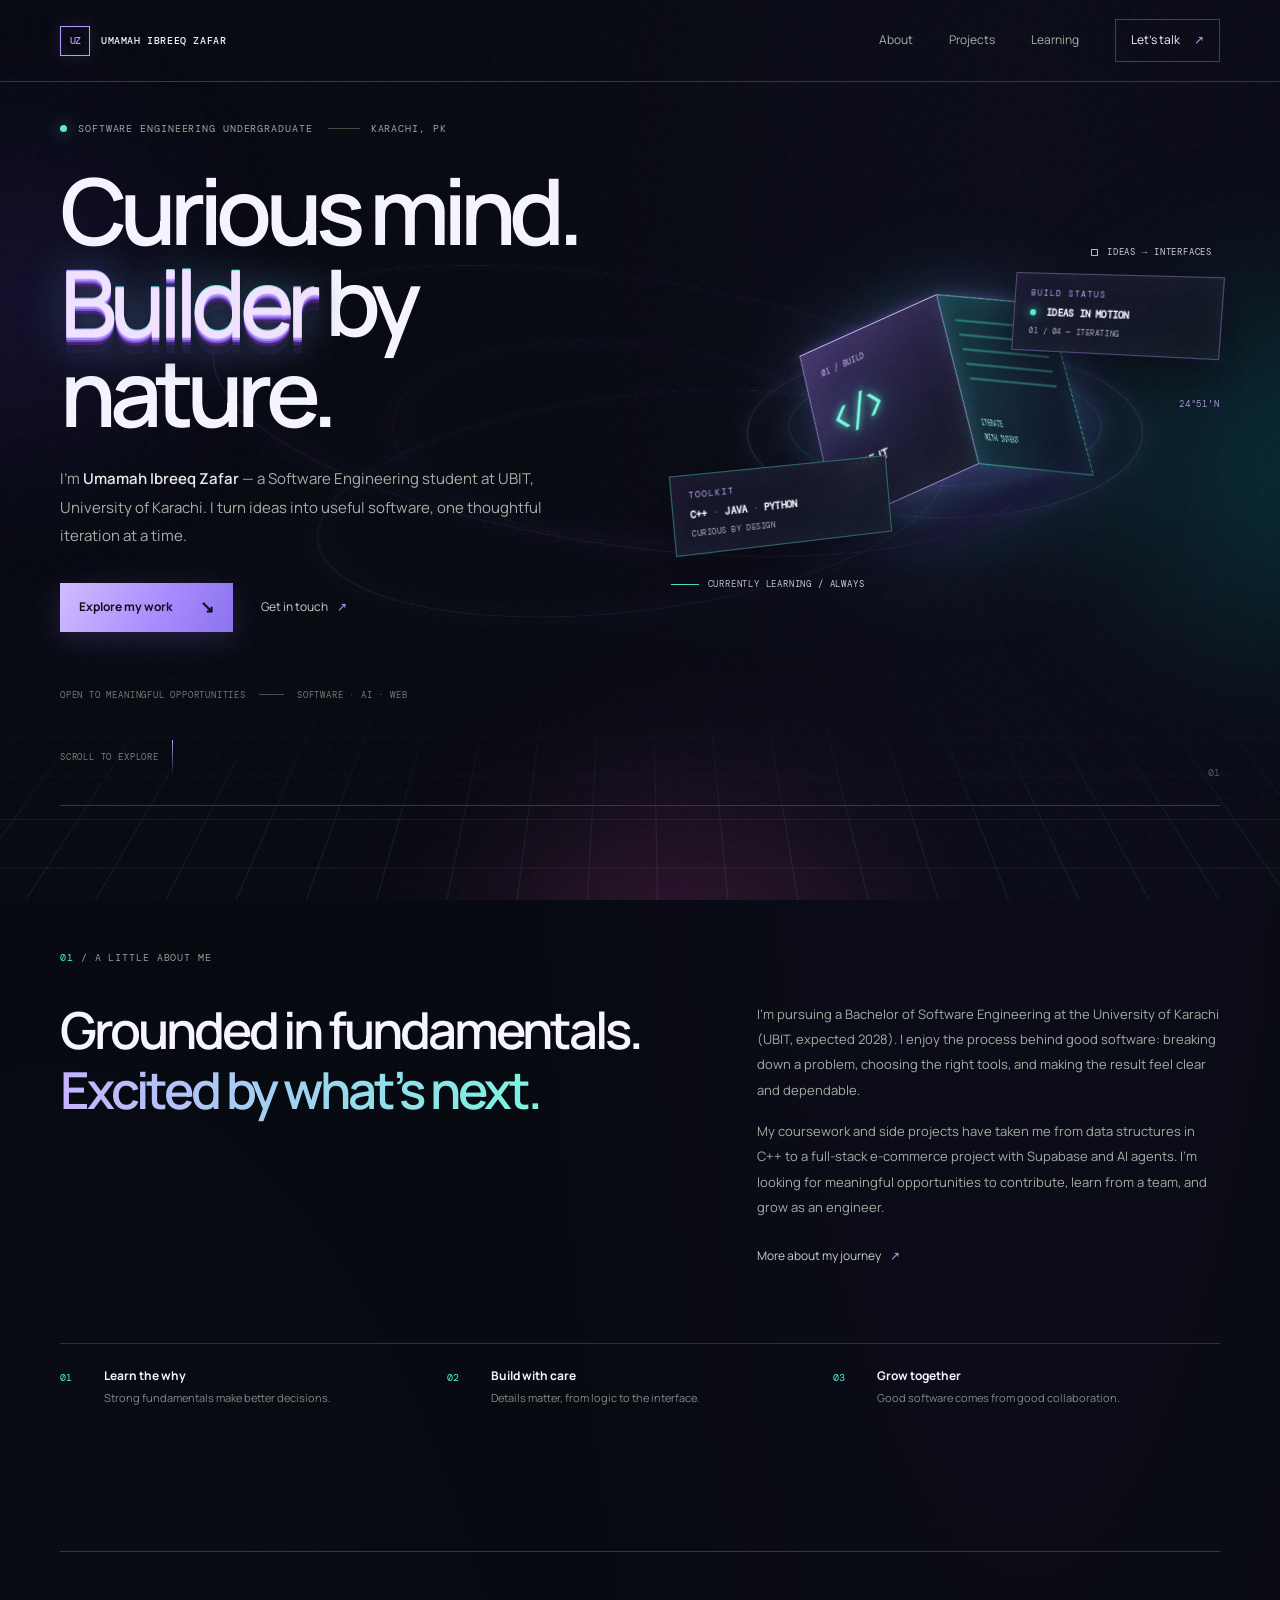
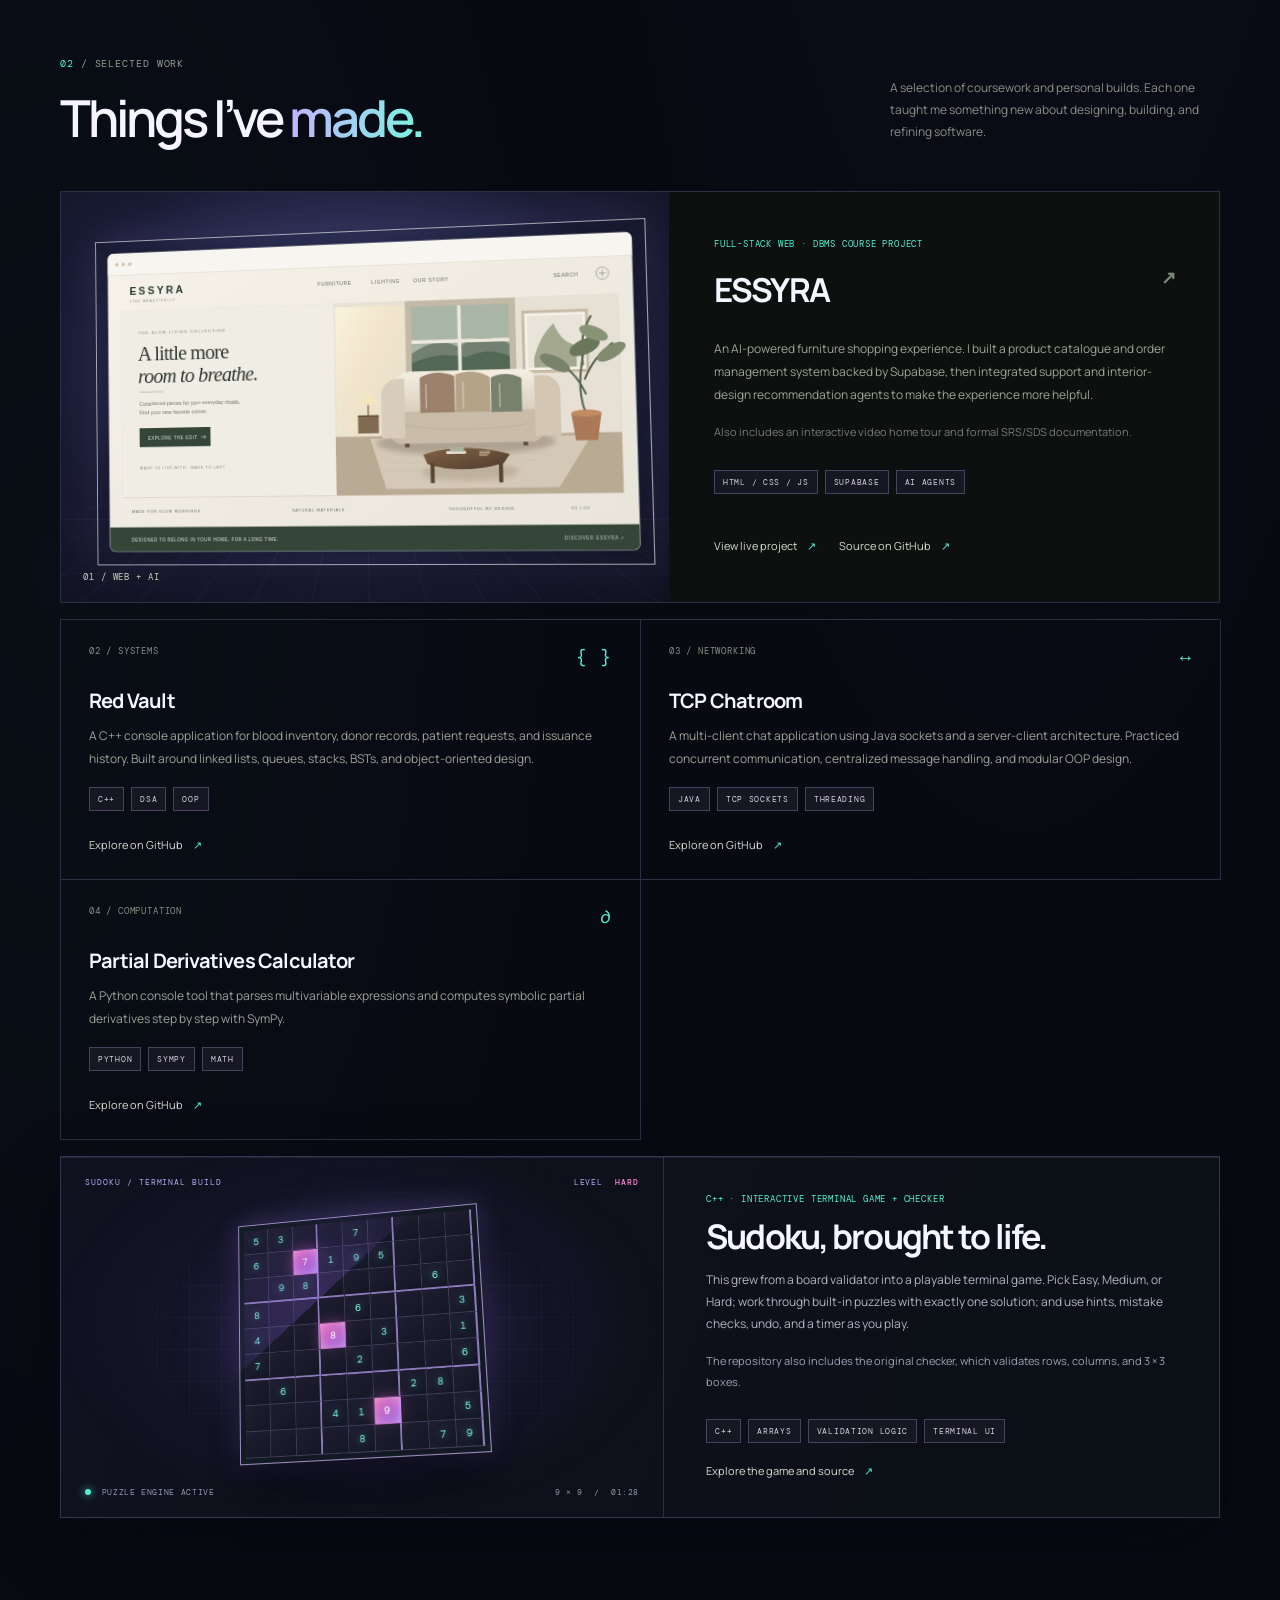
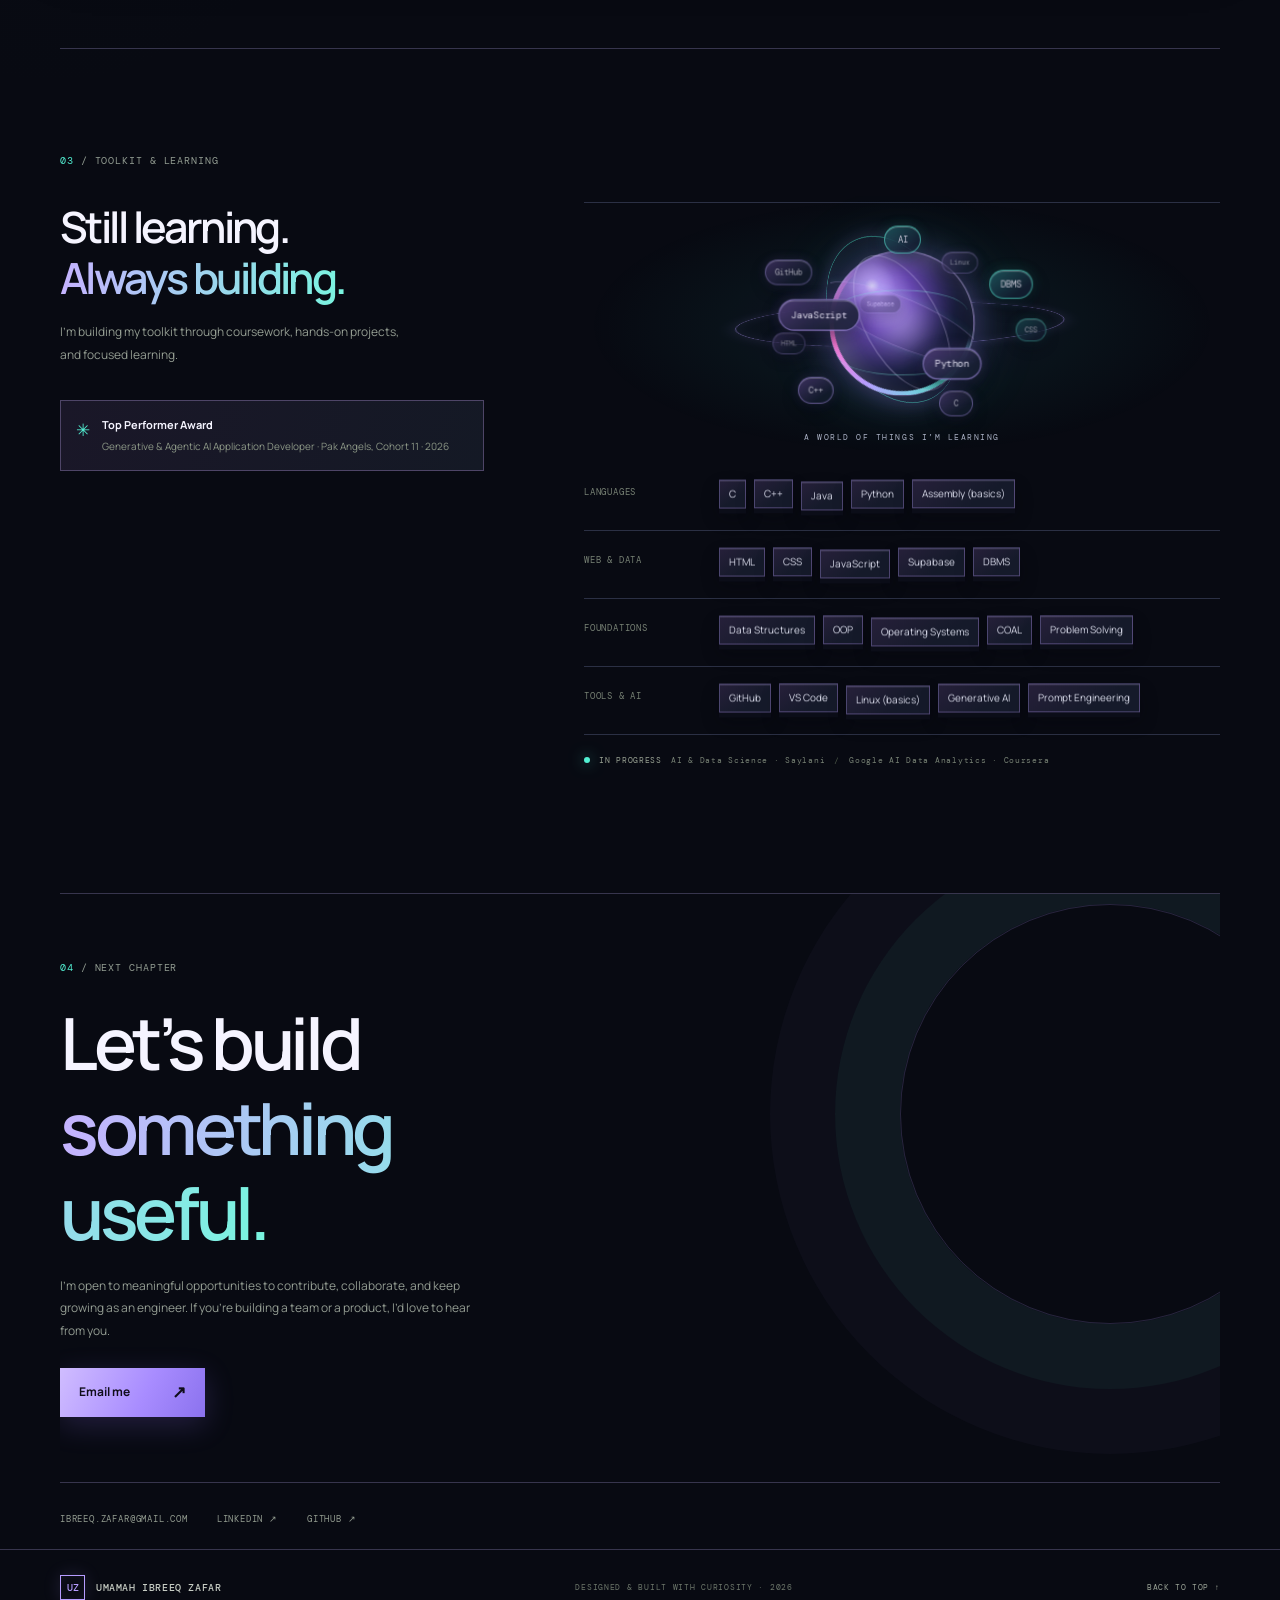
<file: index.html>
<!doctype html>
<html lang="en">
<head>
  <meta charset="utf-8">
  <meta http-equiv="refresh" content="0; url=./umamahibreeq.html">
  <meta name="robots" content="noindex">
  <title>Opening Umamah’s portfolio</title>
  <link rel="canonical" href="./umamahibreeq.html">
</head>
<body>
  <p><a href="./umamahibreeq.html">Open Umamah’s portfolio</a></p>
</body>
</html>
</file>
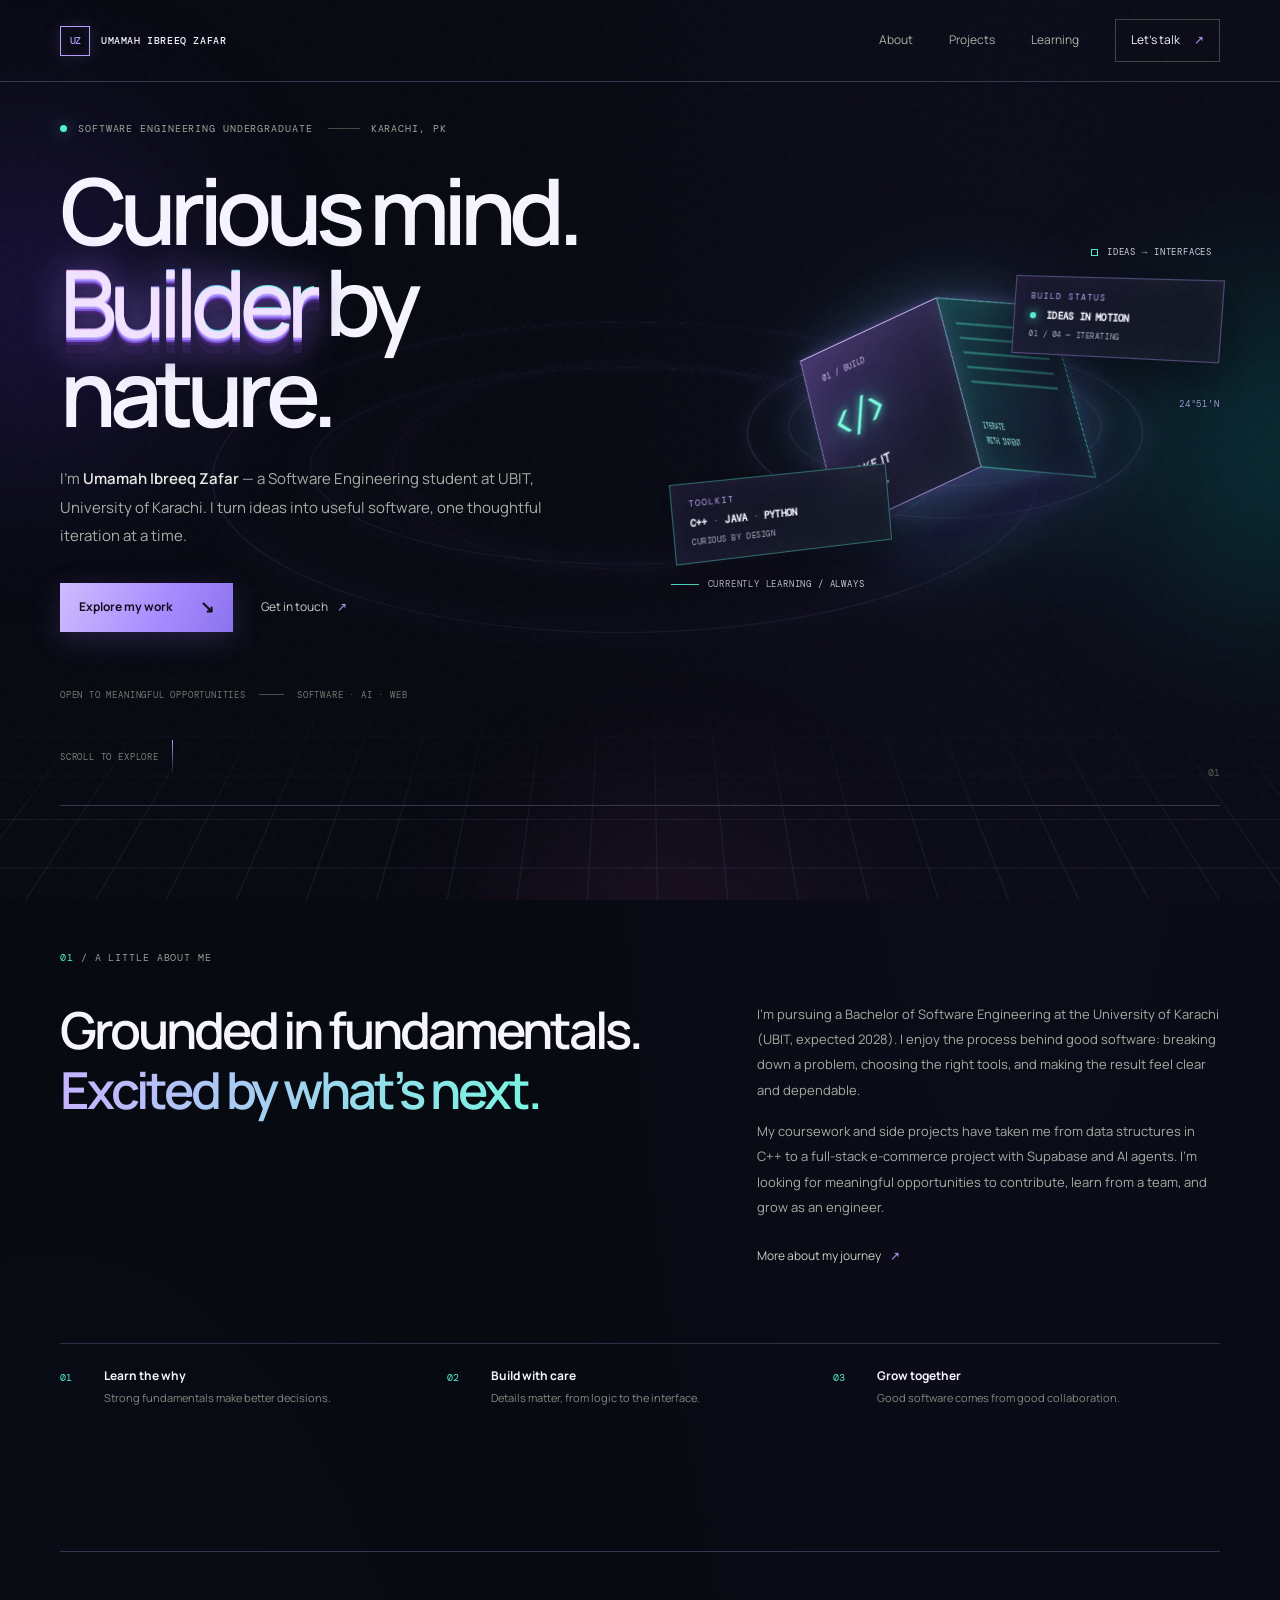
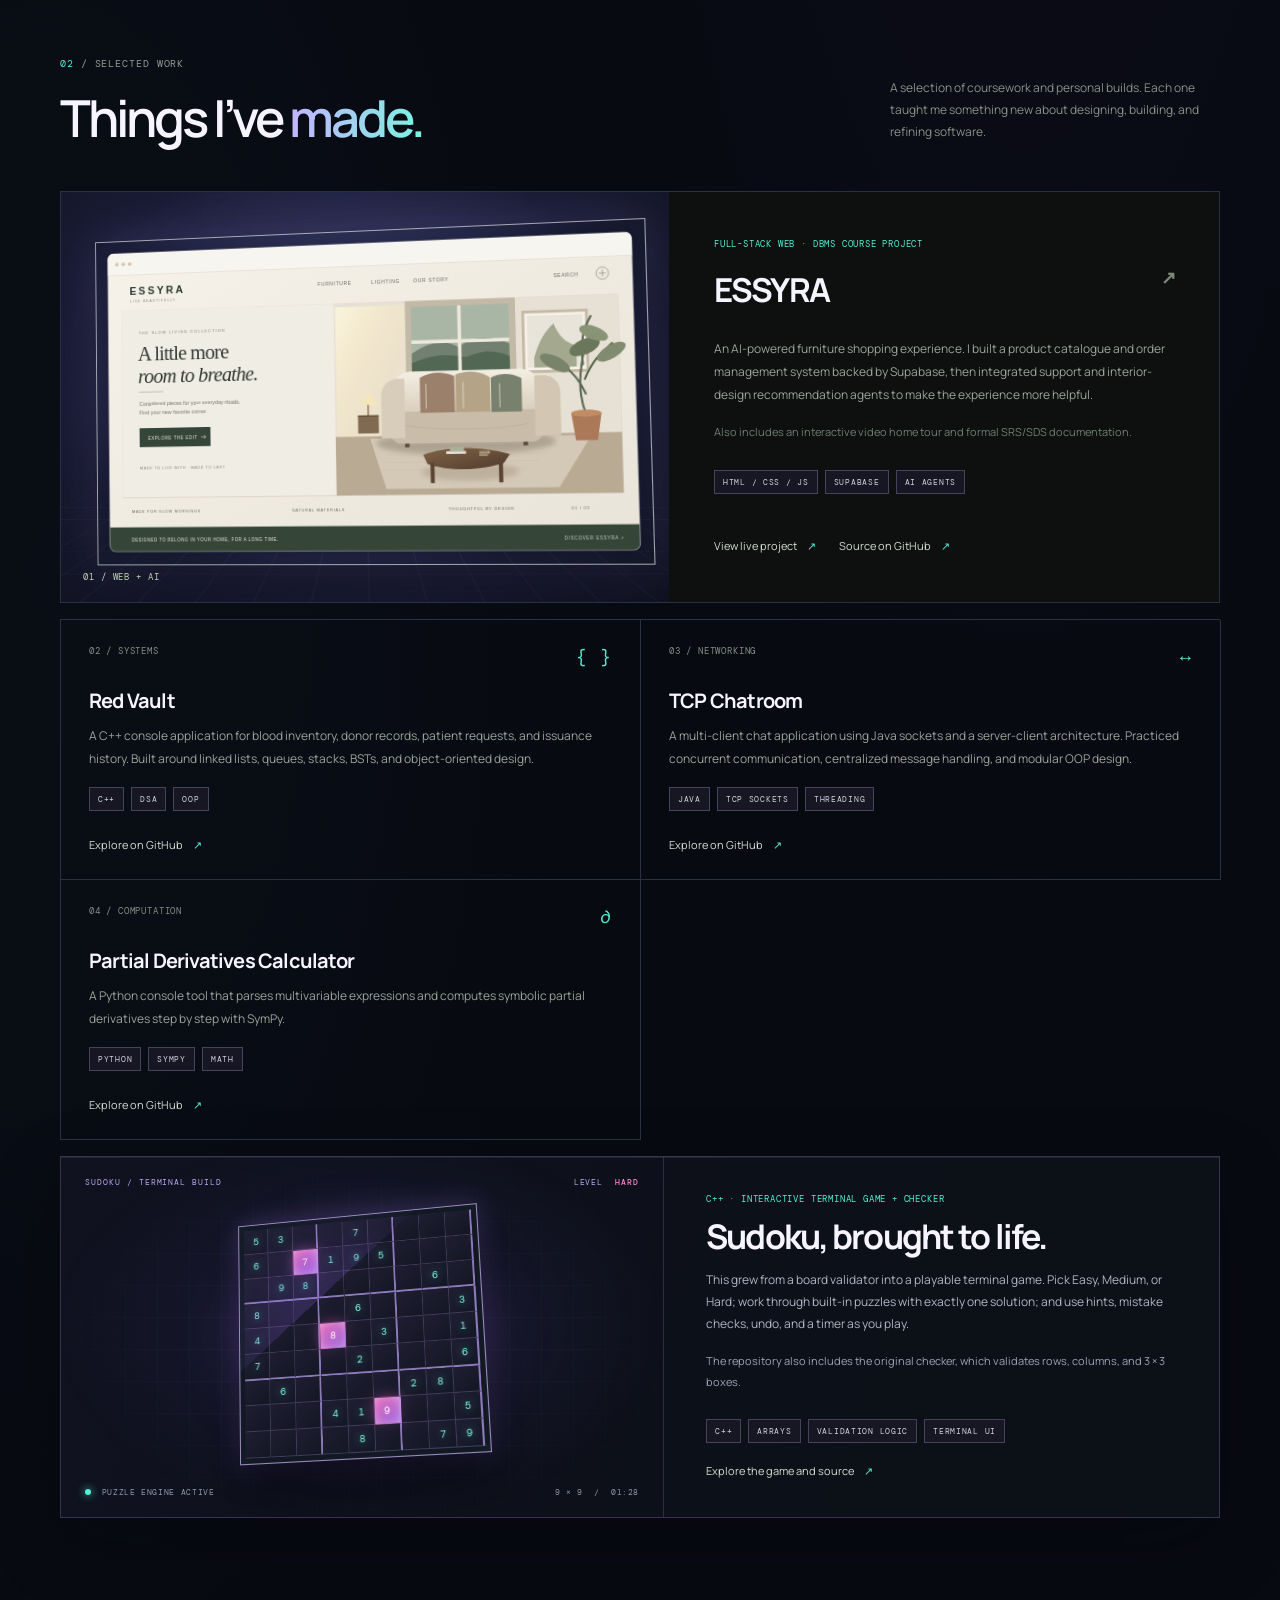
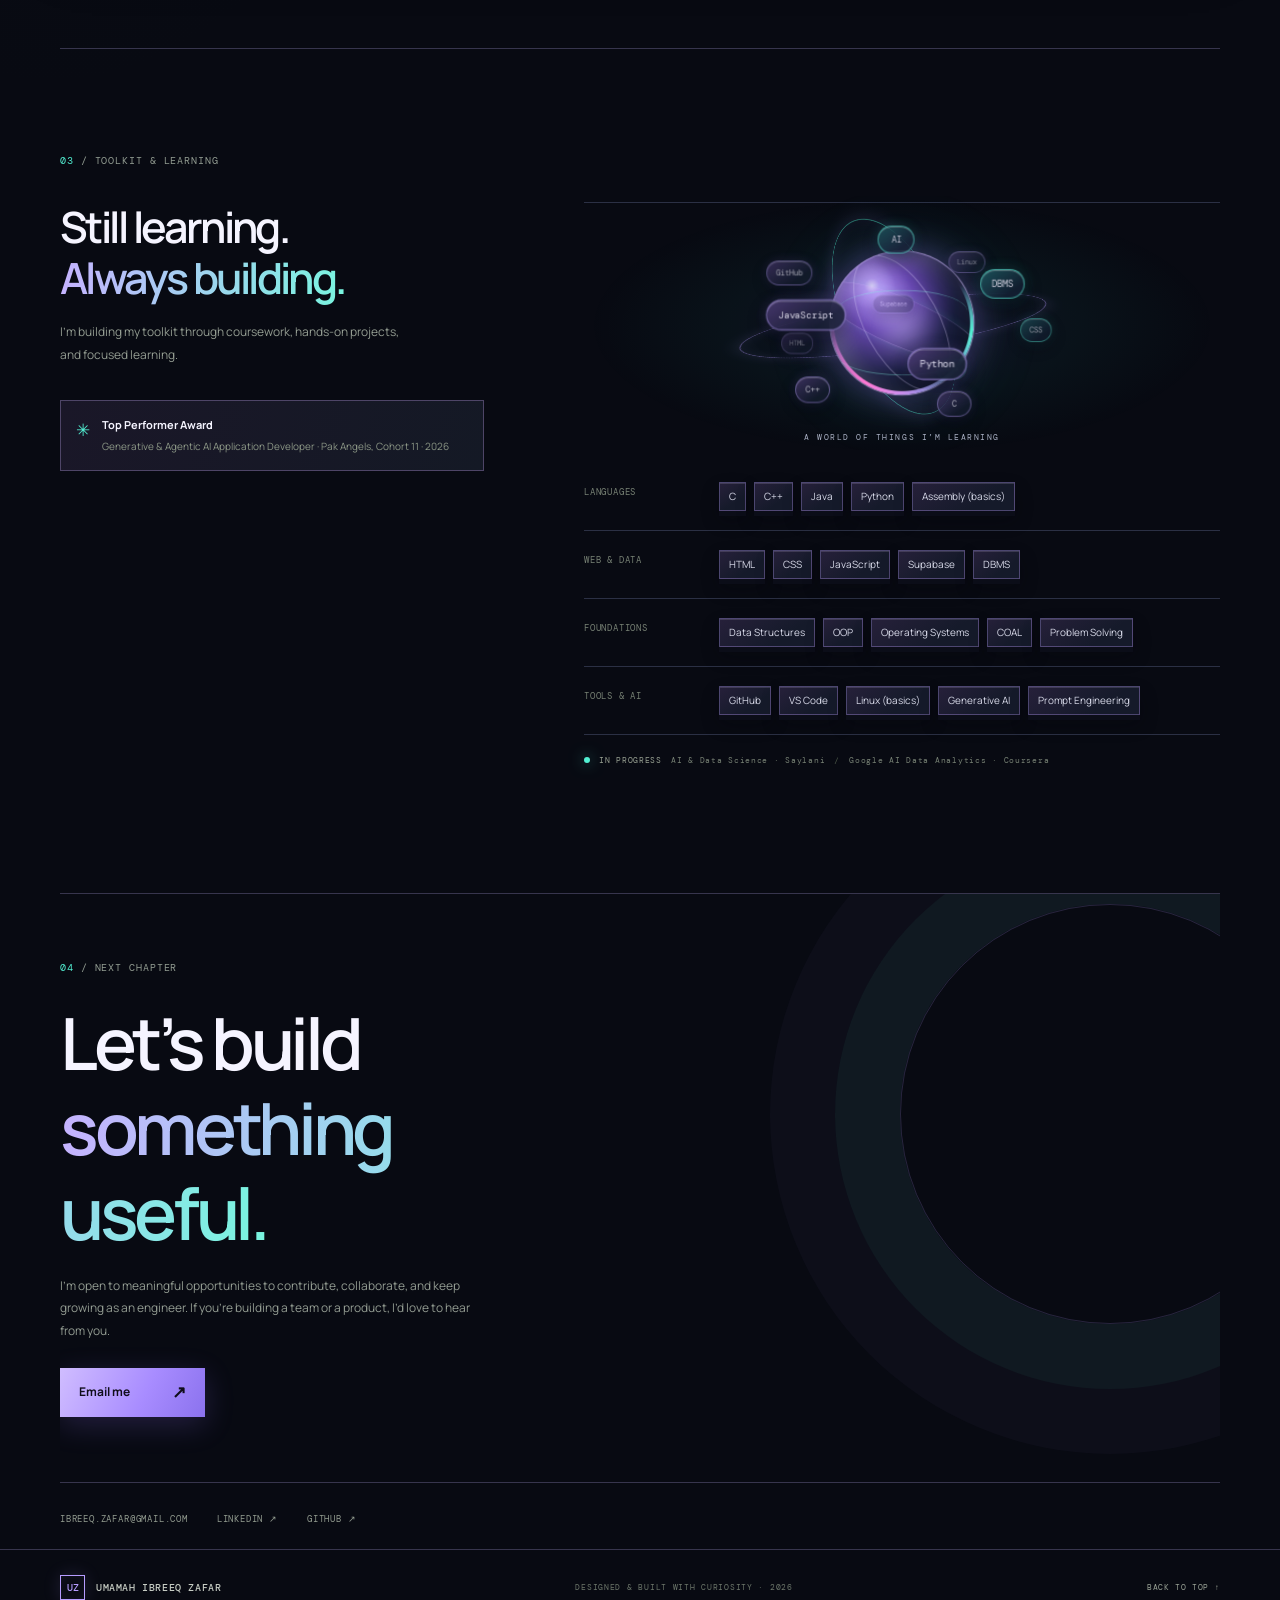
<file: umamahibreeq.html>
<!doctype html>
<html lang="en">
<head>
  <meta charset="utf-8">
  <meta name="viewport" content="width=device-width, initial-scale=1">
  <meta name="theme-color" content="#0b0d0c">
  <meta name="description" content="Umamah Ibreeq Zafar is a Software Engineering undergraduate at UBIT, University of Karachi, building thoughtful software with C++, Java, Python, and web technologies.">
  <meta property="og:title" content="Umamah Ibreeq Zafar — Software Engineering Student">
  <meta property="og:description" content="Software engineering, AI assisted development, and projects built to solve real problems.">
  <meta property="og:type" content="website">
  <title>Umamah Ibreeq Zafar — Software Engineering Student</title>
  <link rel="preconnect" href="https://fonts.googleapis.com">
  <link rel="preconnect" href="https://fonts.gstatic.com" crossorigin>
  <link href="https://fonts.googleapis.com/css2?family=DM+Mono:wght@400;500&family=Manrope:wght@400;500;600;700;800&display=swap" rel="stylesheet">
  <link rel="stylesheet" href="styles.css">
  <link rel="stylesheet" href="effects.css?v=20261127-3">
</head>
<body>
  <div class="ambient-scene" aria-hidden="true">
    <div class="ambient-glow glow-left"></div><div class="ambient-glow glow-right"></div><div class="ambient-glow glow-floor"></div>
    <div class="ambient-ring ring-one"></div><div class="ambient-ring ring-two"></div><div class="ambient-ring ring-three"></div>
    <div class="ambient-grid"></div>
  </div>
  <div class="grain" aria-hidden="true"></div>
  <header class="topbar">
    <a class="wordmark" href="#home" aria-label="Umamah Ibreeq Zafar home"><span class="mark">UZ</span><span>UMAMAH IBREEQ ZAFAR</span></a>
    <nav aria-label="Main navigation">
      <a href="#about">About</a><a href="#work">Projects</a><a href="#learning">Learning</a>
      <a class="nav-contact" href="#contact">Let’s talk <span aria-hidden="true">↗</span></a>
    </nav>
  </header>

  <main>
    <section class="hero section-wrap" id="home">
      <div class="hero-copy">
        <div class="eyebrow"><span class="status-dot"></span> SOFTWARE ENGINEERING UNDERGRADUATE <span class="eyebrow-line"></span> KARACHI, PK</div>
        <h1>Curious mind.<br><span class="outline-word">Builder</span> by nature.</h1>
        <p class="hero-intro">I’m <strong>Umamah Ibreeq Zafar</strong> — a Software Engineering student at UBIT, University of Karachi. I turn ideas into useful software, one thoughtful iteration at a time.</p>
        <div class="hero-actions">
          <a class="button button-primary" href="#work">Explore my work <span aria-hidden="true">↘</span></a>
          <a class="text-link" href="mailto:ibreeq.zafar@gmail.com">Get in touch <span aria-hidden="true">↗</span></a>
        </div>
        <div class="hero-meta"><span>OPEN TO MEANINGFUL OPPORTUNITIES</span><span class="meta-sep"></span><span>SOFTWARE · AI · WEB</span></div>
      </div>
      <div class="hero-art" aria-label="Abstract three dimensional illustration of a software project taking shape">
        <div class="holo-panel panel-a" aria-hidden="true"><span>BUILD STATUS</span><strong><i></i> IDEAS IN MOTION</strong><small>01 / 04 — ITERATING</small></div>
        <div class="holo-panel panel-b" aria-hidden="true"><span>TOOLKIT</span><strong>C++ <b>·</b> JAVA <b>·</b> PYTHON</strong><small>CURIOUS BY DESIGN</small></div>
        <div class="orbit orbit-one"></div><div class="orbit orbit-two"></div>
        <div class="float-label label-top"><span class="tiny-square"></span> IDEAS → INTERFACES</div>
        <div class="cube-scene">
          <div class="cube">
            <div class="cube-face face-front"><span class="face-index">01 / BUILD</span><span class="face-symbol">&lt;/&gt;</span><span class="face-caption">MAKE IT<br>WORK.</span></div>
            <div class="cube-face face-side"><span class="side-lines"></span><span class="side-label">ITERATE<br>WITH INTENT</span></div>
            <div class="cube-face face-top"><span class="top-orbit"></span></div>
          </div>
          <div class="cube-shadow"></div>
        </div>
        <div class="float-label label-bottom"><span class="pulse-line"></span> CURRENTLY LEARNING / ALWAYS</div>
        <span class="art-coordinate coordinate-a">24°51′N</span><span class="art-coordinate coordinate-b">67°00′E</span>
      </div>
      <a class="scroll-cue" href="#about"><span>SCROLL TO EXPLORE</span><span class="scroll-line"></span></a>
      <span class="hero-number">01</span>
    </section>

    <section class="intro section-wrap" id="about">
      <div class="section-kicker"><span>01</span> / A LITTLE ABOUT ME</div>
      <div class="intro-grid">
        <h2>Grounded in fundamentals.<br><em>Excited by what’s next.</em></h2>
        <div class="intro-text"><p>I’m pursuing a Bachelor of Software Engineering at the University of Karachi (UBIT, expected 2028). I enjoy the process behind good software: breaking down a problem, choosing the right tools, and making the result feel clear and dependable.</p><p>My coursework and side projects have taken me from data structures in C++ to a full-stack e-commerce project with Supabase and AI agents. I’m looking for meaningful opportunities to contribute, learn from a team, and grow as an engineer.</p><a class="inline-link" href="https://www.linkedin.com/in/umamah-ibreeq-9a2bb63a8/" target="_blank" rel="noreferrer">More about my journey <span aria-hidden="true">↗</span></a></div>
      </div>
      <div class="principles"><div><span class="principle-no">01</span><strong>Learn the why</strong><span>Strong fundamentals make better decisions.</span></div><div><span class="principle-no">02</span><strong>Build with care</strong><span>Details matter, from logic to the interface.</span></div><div><span class="principle-no">03</span><strong>Grow together</strong><span>Good software comes from good collaboration.</span></div></div>
    </section>

    <section class="projects section-wrap" id="work">
      <div class="section-heading"><div><div class="section-kicker"><span>02</span> / SELECTED WORK</div><h2>Things I’ve <em>made.</em></h2></div><p>A selection of coursework and personal builds. Each one taught me something new about designing, building, and refining software.</p></div>
      <article class="project project-featured">
        <div class="project-visual essyra-visual"><div class="visual-grid"></div><img class="essyra-homepage" src="assets/essyra-homepage.svg" alt="Original homepage concept for ESSYRA, showing a refined furniture store with a warm, illustrated living room and editorial product layout"><span class="visual-tag">01 / WEB + AI</span></div>
        <div class="project-copy"><div class="project-type">FULL-STACK WEB · DBMS COURSE PROJECT</div><h3>ESSYRA<span class="project-arrow">↗</span></h3><p>An AI-powered furniture shopping experience. I built a product catalogue and order management system backed by Supabase, then integrated support and interior-design recommendation agents to make the experience more helpful.</p><p class="project-extra">Also includes an interactive video home tour and formal SRS/SDS documentation.</p><div class="tag-list"><span>HTML / CSS / JS</span><span>SUPABASE</span><span>AI AGENTS</span></div><div class="project-links"><a class="project-link" href="https://essyra-home.vercel.app/" target="_blank" rel="noreferrer">View live project <span aria-hidden="true">↗</span></a><a class="project-link" href="https://github.com/ibreeqzafar/Essyra-Furniture-Store-Project" target="_blank" rel="noreferrer">Source on GitHub <span aria-hidden="true">↗</span></a></div></div>
      </article>
      <div class="project-grid">
        <article class="project-card"><div class="card-top"><span>02 / SYSTEMS</span><span class="card-icon">{ }</span></div><h3>Red Vault</h3><p>A C++ console application for blood inventory, donor records, patient requests, and issuance history. Built around linked lists, queues, stacks, BSTs, and object-oriented design.</p><div class="tag-list"><span>C++</span><span>DSA</span><span>OOP</span></div><a href="https://github.com/ibreeqzafar/Red-Vault-Blood-Bank-System" target="_blank" rel="noreferrer" class="card-link">Explore on GitHub <span aria-hidden="true">↗</span></a></article>
        <article class="project-card"><div class="card-top"><span>03 / NETWORKING</span><span class="card-icon">↔</span></div><h3>TCP Chatroom</h3><p>A multi-client chat application using Java sockets and a server-client architecture. Practiced concurrent communication, centralized message handling, and modular OOP design.</p><div class="tag-list"><span>JAVA</span><span>TCP SOCKETS</span><span>THREADING</span></div><a href="https://github.com/ibreeqzafar" target="_blank" rel="noreferrer" class="card-link">Explore on GitHub <span aria-hidden="true">↗</span></a></article>
        <article class="project-card"><div class="card-top"><span>04 / COMPUTATION</span><span class="card-icon">∂</span></div><h3>Partial Derivatives Calculator</h3><p>A Python console tool that parses multivariable expressions and computes symbolic partial derivatives step by step with SymPy.</p><div class="tag-list"><span>PYTHON</span><span>SYMPY</span><span>MATH</span></div><a href="https://github.com/ibreeqzafar" target="_blank" rel="noreferrer" class="card-link">Explore on GitHub <span aria-hidden="true">↗</span></a></article>
      </div>
      <article class="project-sudoku">
        <div class="sudoku-display" role="img" aria-label="Decorative terminal-style Sudoku board preview, with three highlighted cells and a neon three dimensional frame">
          <div class="board-console"><span>SUDOKU / TERMINAL BUILD</span><span>LEVEL&nbsp; <b>HARD</b></span></div>
          <div class="board-stage"><div class="board-aura"></div><div class="sudoku-board" id="sudoku-board"></div></div>
          <div class="board-console board-console-bottom"><span><i></i> PUZZLE ENGINE ACTIVE</span><span>9 × 9&nbsp; / &nbsp;01:28</span></div>
        </div>
        <div class="sudoku-copy">
          <div class="project-type">C++ · INTERACTIVE TERMINAL GAME + CHECKER</div>
          <h3>Sudoku, brought to life.</h3>
          <p>This grew from a board validator into a playable terminal game. Pick Easy, Medium, or Hard; work through built-in puzzles with exactly one solution; and use hints, mistake checks, undo, and a timer as you play.</p>
          <p class="project-extra">The repository also includes the original checker, which validates rows, columns, and 3 × 3 boxes.</p>
          <div class="tag-list"><span>C++</span><span>ARRAYS</span><span>VALIDATION LOGIC</span><span>TERMINAL UI</span></div>
          <a href="https://github.com/ibreeqzafar/Sudoku-Terminal-Game" target="_blank" rel="noreferrer" class="project-link">Explore the game and source <span aria-hidden="true">↗</span></a>
        </div>
      </article>
    </section>

    <section class="toolkit section-wrap" id="learning">
      <div class="section-kicker"><span>03</span> / TOOLKIT & LEARNING</div>
      <div class="toolkit-grid"><div><h2>Still learning.<br><em>Always building.</em></h2><p>I’m building my toolkit through coursework, hands-on projects, and focused learning.</p><div class="award"><span class="award-star">✳</span><div><strong>Top Performer Award</strong><span>Generative & Agentic AI Application Developer · Pak Angels, Cohort 11 · 2026</span></div></div></div>
      <div class="skills-list"><div class="tech-globe-stage" role="img" aria-label="Animated 3D technology globe with orbiting labels for C, C++, Java, Python, HTML, CSS, JavaScript, Supabase, DBMS, GitHub, Linux, and AI"><div class="tech-globe"><span class="globe-meridian"></span><span class="globe-latitude latitude-one"></span><span class="globe-latitude latitude-two"></span><span class="globe-core-light"></span></div><div class="globe-ring ring-alpha"></div><div class="globe-ring ring-beta"></div><div class="tech-orbit-track" id="tech-orbit-track"><span class="tech-node">C</span><span class="tech-node">C++</span><span class="tech-node">Java</span><span class="tech-node">Python</span><span class="tech-node">HTML</span><span class="tech-node">CSS</span><span class="tech-node">JavaScript</span><span class="tech-node">Supabase</span><span class="tech-node">DBMS</span><span class="tech-node">GitHub</span><span class="tech-node">Linux</span><span class="tech-node">AI</span></div><span class="globe-caption">A WORLD OF THINGS I’M LEARNING</span></div><div class="skill-row"><span class="skill-label">LANGUAGES</span><div class="skill-items"><span>C</span><span>C++</span><span>Java</span><span>Python</span><span>Assembly (basics)</span></div></div><div class="skill-row"><span class="skill-label">WEB & DATA</span><div class="skill-items"><span>HTML</span><span>CSS</span><span>JavaScript</span><span>Supabase</span><span>DBMS</span></div></div><div class="skill-row"><span class="skill-label">FOUNDATIONS</span><div class="skill-items"><span>Data Structures</span><span>OOP</span><span>Operating Systems</span><span>COAL</span><span>Problem Solving</span></div></div><div class="skill-row"><span class="skill-label">TOOLS & AI</span><div class="skill-items"><span>GitHub</span><span>VS Code</span><span>Linux (basics)</span><span>Generative AI</span><span>Prompt Engineering</span></div></div><div class="learning-note"><span class="learning-pulse"></span> IN PROGRESS <span>AI & Data Science · Saylani</span><span class="note-divider">/</span><span>Google AI Data Analytics · Coursera</span></div></div></div>
    </section>

    <section class="contact section-wrap" id="contact"><div class="contact-orbit" aria-hidden="true"></div><div class="section-kicker"><span>04</span> / NEXT CHAPTER</div><div class="contact-content"><h2>Let’s build<br><em>something useful.</em></h2><p>I’m open to meaningful opportunities to contribute, collaborate, and keep growing as an engineer. If you’re building a team or a product, I’d love to hear from you.</p><a class="button button-primary contact-button" href="mailto:ibreeq.zafar@gmail.com">Email me <span aria-hidden="true">↗</span></a></div><div class="contact-footer"><a href="mailto:ibreeq.zafar@gmail.com">IBREEQ.ZAFAR@GMAIL.COM</a><a href="https://www.linkedin.com/in/umamah-ibreeq-9a2bb63a8/" target="_blank" rel="noreferrer">LINKEDIN ↗</a><a href="https://github.com/ibreeqzafar" target="_blank" rel="noreferrer">GITHUB ↗</a></div></section>
  </main>
  <footer class="footer"><a class="wordmark" href="#home"><span class="mark">UZ</span><span>UMAMAH IBREEQ ZAFAR</span></a><span>DESIGNED & BUILT WITH CURIOSITY · <span id="year">2026</span></span><a href="#home">BACK TO TOP ↑</a></footer>
  <script src="script.js"></script>
</body>
</html>
</file>
<file: styles.css>
:root{--bg:#0b0d0c;--surface:#101311;--surface-2:#151916;--text:#edf0ea;--muted:#949c93;--dim:#667068;--line:#29302a;--accent:#c7f36b;--accent-2:#9dcc45;--mono:'DM Mono',monospace;--sans:'Manrope',sans-serif;--wrap:1160px}*{box-sizing:border-box}html{scroll-behavior:smooth;scroll-padding-top:90px}body{margin:0;background:var(--bg);color:var(--text);font-family:var(--sans);font-size:15px;line-height:1.7;-webkit-font-smoothing:antialiased}a{color:inherit;text-decoration:none}a:focus-visible{outline:2px solid var(--accent);outline-offset:5px}.grain{position:fixed;inset:0;z-index:5;pointer-events:none;opacity:.13;background-image:url("data:image/svg+xml,%3Csvg viewBox='0 0 180 180' xmlns='http://www.w3.org/2000/svg'%3E%3Cfilter id='n'%3E%3CfeTurbulence type='fractalNoise' baseFrequency='.9' numOctaves='3' stitchTiles='stitch'/%3E%3C/filter%3E%3Crect width='100%25' height='100%25' filter='url(%23n)' opacity='.22'/%3E%3C/svg%3E")}.section-wrap{width:min(var(--wrap),calc(100% - 64px));margin-inline:auto}.topbar{height:82px;padding:0 max(32px,calc((100vw - var(--wrap))/2));display:flex;align-items:center;justify-content:space-between;border-bottom:1px solid rgba(255,255,255,.06);position:relative;z-index:10}.wordmark{display:flex;align-items:center;gap:11px;font:500 10px var(--mono);letter-spacing:.06em}.mark{width:30px;height:30px;border:1px solid var(--accent);color:var(--accent);display:grid;place-items:center;font:500 10px var(--mono);letter-spacing:-.05em}.topbar nav{display:flex;align-items:center;gap:36px;color:#a9b0a8;font-size:12px}.topbar nav a{transition:color .2s}.topbar nav a:hover,.text-link:hover,.inline-link:hover{color:var(--accent)}.topbar nav .nav-contact{padding:10px 15px;border:1px solid #3d463e;color:var(--text)}.nav-contact span{color:var(--accent);margin-left:12px}.hero{min-height:680px;position:relative;display:grid;grid-template-columns:1fr .9fr;align-items:center;padding-top:40px;padding-bottom:90px}.hero-copy{position:relative;z-index:2;padding-bottom:14px}.eyebrow,.hero-meta,.section-kicker,.float-label,.art-coordinate,.scroll-cue,.project-type,.card-top,.tag-list,.skill-label,.learning-note,.contact-footer,.footer>span,.footer>a:last-child{font:10px var(--mono);letter-spacing:.09em}.eyebrow{color:#9ca59a;display:flex;align-items:center;gap:11px;white-space:nowrap}.status-dot,.learning-pulse{width:7px;height:7px;border-radius:50%;background:var(--accent);box-shadow:0 0 12px #c7f36b99}.eyebrow-line{height:1px;width:32px;background:#424a41;margin-left:4px}.hero h1{font-size:clamp(54px,7.4vw,92px);line-height:.99;letter-spacing:-.075em;margin:30px 0 27px;font-weight:600}.outline-word{color:var(--accent);font-weight:500}.hero-intro{font-size:15px;line-height:1.9;color:#a7aea5;max-width:490px}.hero-intro strong{font-weight:600;color:#e7eae4}.hero-actions{display:flex;align-items:center;gap:28px;margin-top:32px}.button{min-height:49px;padding:0 19px;display:inline-flex;gap:28px;align-items:center;justify-content:space-between;font-size:12px;font-weight:700;transition:background .2s,color .2s,transform .2s}.button:hover{transform:translateY(-2px)}.button-primary{background:var(--accent);color:#11150e}.button-primary:hover{background:#d8ffa0}.button-primary span{font-size:17px}.text-link,.inline-link{font-size:12px;color:#c9cec6}.text-link span,.inline-link span{color:var(--accent);margin-left:7px}.hero-meta{display:flex;align-items:center;gap:13px;color:#707970;margin-top:57px;font-size:9px}.meta-sep{width:25px;height:1px;background:#465047}.hero-art{height:500px;position:relative;display:grid;place-items:center;perspective:1000px}.orbit{position:absolute;width:390px;height:390px;border:1px solid rgba(199,243,107,.12);border-radius:50%;transform:rotateX(65deg) rotateZ(-26deg)}.orbit-two{width:310px;height:310px;transform:rotateX(68deg) rotateZ(34deg);border-color:rgba(255,255,255,.08)}.cube-scene{width:240px;height:240px;position:relative;display:grid;place-items:center;transform:rotate(-25deg) rotateX(8deg);animation:float 6s ease-in-out infinite;transform-style:preserve-3d}.cube{width:185px;height:185px;position:relative;transform-style:preserve-3d;transform:rotateY(-34deg) rotateX(18deg)}.cube-face{position:absolute;inset:0;display:flex;flex-direction:column;justify-content:space-between;padding:21px;border:1px solid rgba(223,255,174,.55);background:linear-gradient(145deg,#273222,#111710 70%);box-shadow:inset 0 0 40px rgba(199,243,107,.08)}.face-front{transform:translateZ(92px)}.face-side{transform:rotateY(90deg) translateZ(92px);background:linear-gradient(120deg,#222d1e,#141a13);border-color:#52663d}.face-top{transform:rotateX(90deg) translateZ(92px);background:linear-gradient(135deg,#425333,#232c20);border-color:#718d4b}.face-index{font:9px var(--mono);color:#a1bf75;letter-spacing:.08em}.face-symbol{font:43px var(--mono);color:var(--accent);letter-spacing:-.1em;text-shadow:0 0 22px #c7f36b55}.face-caption{font-size:14px;line-height:1.35;letter-spacing:.05em;font-weight:800}.side-lines{height:80px;margin-top:4px;background:repeating-linear-gradient(0deg,transparent 0 13px,#93b669 14px,#93b669 15px,transparent 16px);opacity:.45}.side-label{font:9px var(--mono);color:#c6d8a7;line-height:1.8}.top-orbit{border:1px solid #9ab76a;border-radius:50%;height:65px;width:65px;display:block;transform:rotateX(55deg);margin:auto;box-shadow:0 0 18px #9ab76a33}.cube-shadow{position:absolute;width:195px;height:55px;background:#000;filter:blur(25px);transform:translateY(105px) rotateX(65deg);opacity:.55}.float-label{position:absolute;color:#90998c;font-size:9px;display:flex;align-items:center;gap:9px}.label-top{top:78px;right:8px}.label-bottom{bottom:78px;left:0}.tiny-square{width:7px;height:7px;border:1px solid var(--accent)}.pulse-line{height:1px;width:28px;background:var(--accent)}.art-coordinate{position:absolute;color:#606a5f;font-size:9px}.coordinate-a{right:0;top:46%}.coordinate-b{left:24px;bottom:25%}.scroll-cue{position:absolute;bottom:30px;left:0;color:#788077;font-size:9px;display:flex;align-items:center;gap:13px}.scroll-line{height:35px;width:1px;background:linear-gradient(var(--accent),transparent)}.hero-number{position:absolute;right:0;bottom:26px;color:#555e54;font:10px var(--mono)}.intro{padding-top:145px;padding-bottom:143px;border-top:1px solid var(--line)}.section-kicker{color:#929c91;font-size:10px}.section-kicker span{color:var(--accent)}.intro-grid{display:grid;grid-template-columns:1.15fr .85fr;gap:70px;margin-top:36px}.intro h2,.section-heading h2,.toolkit h2,.contact h2{font-size:clamp(34px,4vw,51px);line-height:1.18;letter-spacing:-.06em;font-weight:600;margin:0}.intro h2 em,.section-heading h2 em,.toolkit h2 em,.contact h2 em{font-style:normal;color:var(--accent)}.intro-text{padding-top:2px;color:#a5ada3;font-size:13px;line-height:1.95}.intro-text p{margin:0 0 16px}.inline-link{display:inline-block;margin-top:8px}.principles{margin-top:74px;border-top:1px solid var(--line);display:grid;grid-template-columns:repeat(3,1fr)}.principles>div{padding:22px 24px 0 0;display:grid;grid-template-columns:34px 1fr;align-content:start;gap:3px 10px}.principle-no{grid-row:span 2;color:var(--accent);font:10px var(--mono);padding-top:5px}.principles strong{font-size:12px;font-weight:700}.principles div span:last-child{color:#828b80;font-size:11px}.projects{padding-top:105px;padding-bottom:130px;border-top:1px solid var(--line)}.section-heading{display:flex;align-items:end;justify-content:space-between;margin-bottom:43px}.section-heading h2{margin-top:18px}.section-heading>p{max-width:330px;color:#899287;font-size:12px;line-height:1.85;margin:0 0 5px}.project-featured{display:grid;grid-template-columns:1.05fr .95fr;border:1px solid var(--line);background:#0d100e}.project-visual{min-height:410px;position:relative;overflow:hidden;display:grid;place-items:center}.essyra-visual{background:radial-gradient(ellipse at 48% 44%,#5b6b4a 0,#303a2d 27%,#182018 64%,#101510 100%)}.visual-grid{position:absolute;inset:0;background-image:linear-gradient(rgba(211,231,183,.1) 1px,transparent 1px),linear-gradient(90deg,rgba(211,231,183,.1) 1px,transparent 1px);background-size:34px 34px;transform:perspective(340px) rotateX(56deg) scale(1.7) translateY(36px);transform-origin:center bottom;opacity:.38}.essyra-window{position:relative;z-index:1;width:min(370px,80%);height:255px;background:#ece9df;color:#252920;box-shadow:0 24px 65px #0009;transform:rotate(-4deg) perspective(700px) rotateY(-8deg);transition:transform .4s}.project-featured:hover .essyra-window{transform:rotate(-2deg) perspective(700px) rotateY(-2deg) translateY(-5px)}.window-top{height:27px;background:#d8d9ce;padding:0 11px;display:flex;justify-content:space-between;align-items:center;color:#56604f;font:7px var(--mono)}.window-content{padding:18px 24px}.window-nav{display:flex;align-items:center;gap:7px;font-size:10px;font-weight:800}.window-nav:first-letter{color:#72855c}.window-nav i{margin-left:auto;font:8px var(--mono);color:#555}.window-title{font-family:Georgia,serif;font-size:32px;line-height:1.08;margin:29px 0 6px;letter-spacing:-.05em}.window-title em{font-weight:400;color:#758466}.window-sub{font-size:8px;color:#74776d}.window-button{display:inline-block;margin-top:18px;background:#798564;color:white;padding:8px 10px;font:7px var(--mono);letter-spacing:.04em}.visual-tag{position:absolute;left:22px;bottom:19px;color:#c4d2b4;font:9px var(--mono);letter-spacing:.1em}.project-copy{padding:46px 45px;display:flex;flex-direction:column;align-items:flex-start}.project-type{color:var(--accent);font-size:9px}.project-copy h3{width:100%;font-size:33px;letter-spacing:-.055em;margin:12px 0}.project-arrow{float:right;color:#7d8978;font-size:18px}.project-copy p,.project-card p{font-size:12px;line-height:1.9;color:#9ca49a;margin:8px 0}.project-copy .project-extra{color:#737d72;font-size:11px}.tag-list{display:flex;flex-wrap:wrap;gap:7px;margin-top:19px;font-size:8px}.tag-list span{border:1px solid #333b32;padding:6px 8px;color:#aeb7aa}.project-link,.card-link{margin-top:auto;padding-top:25px;color:#d7ddd2;font-size:11px}.project-link span,.card-link span{color:var(--accent);margin-left:8px}.project-grid{display:grid;grid-template-columns:repeat(2,1fr);margin-top:16px;border:1px solid var(--line);border-right:0;border-bottom:0}.project-card{min-height:260px;padding:25px 28px 24px;border-right:1px solid var(--line);border-bottom:1px solid var(--line);display:flex;flex-direction:column;transition:background .2s}.project-card:hover{background:#111612}.card-top{display:flex;justify-content:space-between;color:#858e83;font-size:9px}.card-icon{font:18px var(--mono);color:var(--accent)}.project-card h3{font-size:20px;letter-spacing:-.04em;margin:15px 0 2px}.project-card p{margin:5px 0}.project-card .tag-list{margin-top:11px}.project-card .card-link{padding-top:18px}.toolkit{padding-top:105px;padding-bottom:128px;border-top:1px solid var(--line)}.toolkit-grid{display:grid;grid-template-columns:.8fr 1.2fr;gap:100px;margin-top:35px}.toolkit h2{font-size:43px}.toolkit-grid>div:first-child>p{color:#939c91;font-size:12px;line-height:1.9;max-width:340px;margin-top:18px}.award{display:flex;gap:12px;align-items:flex-start;margin-top:33px;padding:15px;border:1px solid #34402e;background:#121811}.award-star{color:var(--accent);font-size:17px}.award div{display:grid;gap:3px}.award strong{font-size:11px}.award div span{font-size:10px;color:#8d9887;line-height:1.7}.skills-list{border-top:1px solid var(--line)}.skill-row{display:grid;grid-template-columns:115px 1fr;gap:20px;padding:19px 0;border-bottom:1px solid var(--line)}.skill-label{color:#778174;font-size:9px;padding-top:4px}.skill-items{display:flex;gap:8px;flex-wrap:wrap}.skill-items span{color:#c4cbc1;background:#171c18;padding:5px 9px;font-size:10px}.learning-note{display:flex;align-items:center;gap:9px;flex-wrap:wrap;color:#9aa394;font-size:8px;margin-top:20px}.learning-note>span:not(.learning-pulse):not(.note-divider){color:#778174}.learning-pulse{width:6px;height:6px}.note-divider{color:#4d5849}.contact{min-height:470px;padding:67px 0 0;border-top:1px solid var(--line);position:relative;overflow:hidden}.contact-orbit{position:absolute;right:-100px;top:10px;width:420px;height:420px;border:1px solid #c7f36b16;border-radius:50%;box-shadow:0 0 0 65px #c7f36b08,0 0 0 130px #c7f36b05}.contact-content{max-width:530px;position:relative;z-index:1}.contact h2{font-size:clamp(49px,6vw,72px);margin-top:27px}.contact-content p{color:#929b91;font-size:12px;line-height:1.9;max-width:410px;margin:19px 0 25px}.contact-button{min-width:145px}.contact-footer{display:flex;gap:29px;padding:30px 0 24px;border-top:1px solid var(--line);margin-top:65px;color:#939c90;font-size:9px}.contact-footer a:hover,.footer>a:last-child:hover{color:var(--accent)}.footer{height:75px;display:flex;align-items:center;justify-content:space-between;padding:0 max(32px,calc((100vw - var(--wrap))/2));border-top:1px solid var(--line);color:#6d776b}.footer .wordmark{color:#c6ccc3}.footer .mark{width:25px;height:25px}.footer>span,.footer>a:last-child{font-size:8px}.footer>a:last-child{color:#9aa396;letter-spacing:.08em}@keyframes float{0%,100%{transform:rotate(-25deg) rotateX(8deg) translateY(0)}50%{transform:rotate(-23deg) rotateX(10deg) translateY(-11px)}}@media(max-width:800px){.section-wrap{width:calc(100% - 42px)}.topbar{height:70px;padding-inline:21px}.topbar nav{gap:17px}.topbar nav a{font-size:10px}.topbar nav .nav-contact{padding:8px}.hero{grid-template-columns:1fr .75fr;min-height:600px}.hero-art{transform:scale(.8);margin-inline:-35px}.hero h1{font-size:clamp(49px,8vw,70px)}.eyebrow{font-size:8px}.intro-grid{gap:35px}.project-copy{padding:30px 27px}.project-visual{min-height:350px}.toolkit-grid{gap:40px}.skill-row{grid-template-columns:90px 1fr}.footer{padding-inline:21px}}@media(max-width:600px){.section-wrap{width:calc(100% - 40px)}.topbar{padding-inline:20px}.wordmark{font-size:8px;gap:8px}.mark{width:27px;height:27px}.topbar nav{gap:14px}.topbar nav a:not(.nav-contact){display:none}.topbar nav .nav-contact{font-size:10px}.hero{display:block;min-height:auto;padding-top:79px;padding-bottom:83px}.hero-copy{padding:0}.eyebrow{font-size:8px;gap:8px}.eyebrow-line{width:15px}.hero h1{font-size:clamp(55px,15vw,78px);margin:25px 0 19px}.hero-intro{font-size:13px;max-width:430px}.hero-actions{margin-top:25px;gap:22px}.button{min-height:46px;padding-inline:14px;font-size:11px}.text-link{font-size:11px}.hero-meta{font-size:7px;margin-top:34px}.hero-art{height:300px;width:100%;margin:16px 0 -14px;transform:scale(.78)}.orbit{width:340px;height:340px}.orbit-two{width:275px;height:275px}.label-top{top:5px;right:10px}.label-bottom{bottom:3px;left:6px}.coordinate-a{right:0;top:46%}.coordinate-b{left:5px;bottom:25%}.scroll-cue{bottom:12px;font-size:8px}.hero-number{bottom:12px}.intro{padding-top:90px;padding-bottom:88px}.intro-grid{grid-template-columns:1fr;gap:18px;margin-top:27px}.intro h2,.section-heading h2{font-size:35px}.intro-text{font-size:12px}.principles{margin-top:42px;grid-template-columns:1fr}.principles>div{padding:15px 0;border-bottom:1px solid var(--line)}.projects{padding-top:80px;padding-bottom:85px}.section-heading{display:block;margin-bottom:28px}.section-heading>p{margin-top:15px}.section-heading h2{margin-top:13px}.project-featured{grid-template-columns:1fr}.project-visual{min-height:300px}.project-copy{padding:27px 23px 30px;min-height:330px}.project-copy h3{font-size:29px}.project-grid{grid-template-columns:1fr}.project-card{min-height:235px;padding:22px}.toolkit{padding-top:80px;padding-bottom:90px}.toolkit-grid{grid-template-columns:1fr;gap:38px;margin-top:28px}.toolkit h2{font-size:39px}.skill-row{grid-template-columns:1fr;gap:9px;padding:15px 0}.skill-items{gap:6px}.skill-items span{font-size:9px}.learning-note{line-height:2}.contact{padding-top:52px;min-height:440px}.contact h2{font-size:55px}.contact-footer{gap:16px;flex-wrap:wrap;margin-top:50px;font-size:8px}.contact-orbit{right:-250px;top:55px;width:350px;height:350px}.footer{height:auto;min-height:86px;padding:17px 20px;flex-wrap:wrap;gap:13px}.footer>span{order:3;width:100%;font-size:7px}.footer>a:last-child{font-size:7px}}@media(prefers-reduced-motion:reduce){html{scroll-behavior:auto}*,*::before,*::after{animation-duration:.01ms!important;animation-iteration-count:1!important;transition-duration:.01ms!important;scroll-behavior:auto!important}}
</file>
<file: effects.css>
/* High-contrast dimensional art direction */
:root {
  --bg: #080a12;
  --surface: #101321;
  --surface-2: #171a2b;
  --line: #2b3044;
  --accent: #b69cff;
  --accent-2: #52efd2;
  --text: #f5f4ff;
  --muted: #b1b4c5;
}

body {
  position: relative;
  isolation: isolate;
  background:
    radial-gradient(ellipse at 80% 7%, #251b4629, transparent 35%),
    radial-gradient(ellipse at 4% 45%, #102b3022, transparent 30%),
    var(--bg);
}
.ambient-scene {
  position: fixed;
  z-index: 0;
  inset: 0;
  overflow: hidden;
  pointer-events: none;
  perspective: 1100px;
}
.topbar, main, .footer { position: relative; z-index: 1; }
.ambient-glow {
  position: absolute;
  width: 38vw;
  height: 38vw;
  min-width: 300px;
  min-height: 300px;
  border-radius: 50%;
  filter: blur(85px);
  opacity: .25;
  animation: ambient-breathe 12s ease-in-out infinite alternate;
}
.glow-left { top: 6%; left: -17%; background: radial-gradient(circle, #713dff, transparent 68%); }
.glow-right { top: 23%; right: -20%; background: radial-gradient(circle, #00d8ce, transparent 68%); animation-delay: -5s; }
.glow-floor { bottom: -34%; left: 33%; background: radial-gradient(circle, #f54eb8, transparent 66%); opacity: .13; animation-delay: -8s; }
.ambient-ring {
  position: absolute;
  width: min(61vw, 790px);
  aspect-ratio: 1;
  top: 4%;
  left: 49%;
  border: 1px solid #b69cff21;
  border-radius: 50%;
  box-shadow: inset 0 0 55px #9a72ff0a, 0 0 40px #9a72ff0a;
  transform-style: preserve-3d;
}
.ring-one { transform: translateX(-50%) rotateX(68deg) rotateZ(-24deg); animation: ring-turn 52s linear infinite; }
.ring-two { width: min(48vw, 610px); top: 15%; border-color: #52efd21d; transform: translateX(-50%) rotateX(72deg) rotateZ(31deg); animation: ring-turn-reverse 68s linear infinite; }
.ring-three { width: min(37vw, 460px); top: 24%; border-color: #ff78d31a; border-style: dashed; transform: translateX(-50%) rotateX(64deg) rotateZ(4deg); animation: ring-turn 83s linear infinite; }
.ambient-grid {
  position: absolute;
  left: -35%;
  bottom: -44%;
  width: 170%;
  height: 78%;
  transform: rotateX(66deg) translateZ(-130px);
  transform-origin: center top;
  background-image: linear-gradient(#a78bfa1c 1px, transparent 1px), linear-gradient(90deg, #52efd216 1px, transparent 1px);
  background-size: 58px 58px;
  mask-image: linear-gradient(to bottom, transparent 0%, #000 28%, #000 72%, transparent 100%);
}
.hero, .intro, .projects, .toolkit, .contact { background-color: transparent; }
.grain { opacity: .095; }
.topbar, .intro, .projects, .toolkit, .contact, .footer, .contact-footer { border-color: #37354d; }
.mark {
  border-color: var(--accent);
  color: var(--accent);
  box-shadow: 0 0 18px #b69cff24, inset 0 0 12px #b69cff12;
}
.status-dot, .learning-pulse {
  background: var(--accent-2);
  box-shadow: 0 0 15px #52efd2aa;
}
.outline-word {
  display: inline-block;
  position: relative;
  background: linear-gradient(105deg, #ffb8ef 0%, #a789ff 16%, #62dfff 33%, #65ffe0 50%, #ff85d9 68%, #ffe47a 84%, #ffb8ef 100%);
  background-size: 200% 100%;
  background-clip: text;
  -webkit-background-clip: text;
  color: transparent;
  background-position: 0% 50%;
  filter: drop-shadow(0 0 19px #9b82ff70) drop-shadow(0 8px 0 #39205d88);
  text-shadow: 0 1px 0 #f6eaffd9, 0 2px 0 #d4bdff, 0 4px 0 #a78bfa, 0 6px 0 #7650cf, 0 9px 0 #42246e, 0 13px 18px #04040db3;
  animation: headline-spectrum 3.6s linear infinite, headline-depth 4s ease-in-out infinite;
}
.button-primary {
  color: #100d1a;
  background: linear-gradient(115deg, #d0bdff, #a88cff 58%, #8b72ee);
  box-shadow: 0 8px 30px #9476ff32;
}
.button-primary:hover {
  background: linear-gradient(115deg, #e2d7ff, #b59cff 58%, #a48df8);
  box-shadow: 0 12px 38px #9476ff55;
}
.hero-art {
  isolation: isolate;
  background:
    radial-gradient(ellipse at 54% 48%, #694de22a, transparent 36%),
    radial-gradient(ellipse at 52% 52%, #42e9d512, transparent 63%);
}
.hero-art::before {
  content: "";
  position: absolute;
  z-index: -1;
  width: 340px;
  height: 340px;
  border-radius: 50%;
  background: radial-gradient(circle, #8063ff2d 0, #31d9cc12 38%, transparent 70%);
  filter: blur(12px);
  animation: core-pulse 5s ease-in-out infinite;
}
.orbit {
  border-color: #a78bfa3b;
  box-shadow: 0 0 25px #a78bfa12, inset 0 0 25px #a78bfa0b;
}
.orbit-two { border-color: #52efd227; }
.cube-scene { filter: drop-shadow(0 0 28px #9875ff29); }
.cube-face {
  border-color: #c5b3ffb3;
  background: linear-gradient(145deg, #453674 0%, #1c1a35 48%, #111626 100%);
  box-shadow: inset 0 0 45px #bb9cff18, 0 0 24px #a78bfa1a;
}
.face-front { background: linear-gradient(145deg, #3f3267, #1a1a31 70%, #121a25); }
.face-side {
  background: linear-gradient(125deg, #163e47, #11192c 76%);
  border-color: #52efd2a6;
  box-shadow: inset 0 0 38px #52efd21c, 0 0 22px #52efd216;
}
.face-top {
  background: linear-gradient(135deg, #8062c1, #394c70);
  border-color: #d3c0ff;
  box-shadow: inset 0 0 28px #fff3, 0 0 28px #a78bfa38;
}
.face-symbol {
  color: #7affdf;
  text-shadow: 0 0 10px #52efd2, 0 0 34px #52efd2a1;
}
.face-index { color: #d5c5ff; }
.side-label { color: #a9fff0; }
.side-lines { background: repeating-linear-gradient(0deg, transparent 0 13px, #52efd2 14px, #52efd2 15px, transparent 16px); }
.top-orbit { border-color: #aefbed; box-shadow: 0 0 24px #52efd288; }
.cube-shadow { background: #140d2e; opacity: .82; filter: blur(28px); }
.float-label { color: #d1d1e0; }
.tiny-square { border-color: var(--accent-2); }
.pulse-line { background: var(--accent-2); }
.art-coordinate { color: #a99cdc; }
.holo-panel {
  position: absolute;
  z-index: 2;
  display: grid;
  gap: 4px;
  min-width: 194px;
  padding: 12px 15px;
  border: 1px solid #b69cff61;
  background: linear-gradient(135deg, #18162ddd, #101822dd);
  box-shadow: 0 13px 42px #05040e88, inset 0 0 25px #b69cff0e;
  backdrop-filter: blur(10px);
  transform-style: preserve-3d;
  font-family: var(--mono);
}
.holo-panel span { color: #b7a4ee; font-size: 8px; letter-spacing: .12em; }
.holo-panel strong { color: #f5f4ff; font-size: 9px; letter-spacing: .025em; }
.holo-panel strong b { color: var(--accent-2); font-weight: 400; }
.holo-panel small { color: #aeb5c7; font-size: 7px; letter-spacing: .08em; }
.panel-a {
  top: 119px;
  right: -2px;
  transform: rotateY(-18deg) rotateZ(4deg) translateZ(70px);
  animation: panel-float 6s ease-in-out infinite;
}
.panel-a strong i {
  display: inline-block;
  width: 6px;
  height: 6px;
  margin-right: 5px;
  border-radius: 50%;
  background: var(--accent-2);
  box-shadow: 0 0 10px var(--accent-2);
}
.panel-b {
  bottom: 123px;
  left: 5px;
  min-width: 205px;
  border-color: #52efd261;
  transform: rotateY(15deg) rotateZ(-5deg) translateZ(50px);
  animation: panel-float 7s ease-in-out -2s infinite;
}
.section-kicker span, .card-icon { color: var(--accent-2); }
.intro h2 em, .section-heading h2 em, .toolkit h2 em, .contact h2 em {
  background: linear-gradient(95deg, #c6b2ff, #78f5df);
  background-clip: text;
  -webkit-background-clip: text;
  color: transparent;
}
.principle-no, .project-type, .project-link span, .card-link span { color: var(--accent-2); }
.essyra-visual { background: radial-gradient(ellipse at 47% 43%, #6150a9 0, #30345d 31%, #191b35 66%, #111321 100%); }
.visual-grid { background-image: linear-gradient(#a99aff22 1px, transparent 1px), linear-gradient(90deg, #a99aff22 1px, transparent 1px); }
.essyra-homepage {
  position: relative;
  z-index: 1;
  display: block;
  width: min(91%, 660px);
  height: auto;
  border: 1px solid #fff9;
  box-shadow: 0 28px 75px #06070e8c, 0 0 45px #b69cff30;
  transform: perspective(950px) rotateY(-7deg) rotateX(2deg) rotateZ(-1.3deg) translateZ(8px);
  transition: transform .5s cubic-bezier(.2,.8,.2,1), box-shadow .5s;
}
.visual-tag { z-index: 2; }
.project-featured:hover .essyra-homepage {
  transform: perspective(950px) rotateY(-2deg) rotateX(0) rotateZ(-.4deg) translateY(-5px) translateZ(22px);
  box-shadow: 0 34px 85px #06070eb0, 0 0 56px #b69cff45;
}
.tag-list span { border-color: #48435d; background: #161722; color: #d6d0e5; }
.project-card:hover { background: #131526; box-shadow: inset 0 1px #b69cff34; }
.project-card, .project-featured, .project-sudoku {
  position: relative;
  isolation: isolate;
  transform: perspective(1100px) rotateX(var(--card-tilt-x, 0deg)) rotateY(var(--card-tilt-y, 0deg));
  transform-style: preserve-3d;
  transition: transform .22s ease-out, box-shadow .3s ease;
}
.project-card::before, .project-featured::before, .project-sudoku::before {
  content: "";
  position: absolute;
  z-index: 0;
  inset: 0;
  pointer-events: none;
  background: radial-gradient(360px circle at var(--spot-x, 50%) var(--spot-y, 50%), #9d7aff20, #52efd20a 42%, transparent 72%);
  opacity: 0;
  transition: opacity .24s ease;
}
.project-card:hover::before, .project-featured:hover::before, .project-sudoku:hover::before { opacity: 1; }
.project-card > *, .project-featured > *, .project-sudoku > * { position: relative; z-index: 1; }
.award { border-color: #4e4567; background: linear-gradient(115deg, #1a1728, #141925); }
.award-star { color: var(--accent-2); }
.skill-items span { border: 1px solid #292d40; background: #171a2a; color: #d7d9e8; }
.skill-items { perspective: 700px; perspective-origin: center; }
.skill-items span {
  position: relative;
  transform-style: preserve-3d;
  border-color: #8a79bf77;
  background: linear-gradient(145deg, #26203a, #151a2a 68%);
  box-shadow: 0 5px 0 #0b0d18, 0 9px 18px #05060d55, inset 0 1px #e3d6ff28;
  animation: tech-float 5.5s ease-in-out infinite;
  transition: transform .3s ease, box-shadow .3s ease, border-color .3s ease, color .3s ease;
}
.skill-items span:nth-child(3n + 1) { animation-delay: -.7s; }
.skill-items span:nth-child(3n + 2) { animation-delay: -2.1s; }
.skill-items span:nth-child(3n) { animation-delay: -3.4s; }
.skill-items span::after {
  content: "";
  position: absolute;
  inset: 3px;
  border: 1px solid #52efd21b;
  transform: translateZ(-4px);
  pointer-events: none;
}
.skill-items span:hover {
  z-index: 2;
  color: #f7f4ff;
  border-color: #52efd2;
  background: linear-gradient(145deg, #59408d, #184550);
  box-shadow: 0 8px 0 #0b0d18, 0 17px 28px #52efd228, 0 0 22px #b69cff27, inset 0 1px #fff7;
  transform: rotateX(-13deg) rotateY(14deg) translateY(-4px) translateZ(12px) scale(1.06);
  animation-play-state: paused;
}
.contact-orbit { border-color: #b69cff30; box-shadow: 0 0 0 65px #52efd20b, 0 0 0 130px #b69cff08; }

.tech-globe-stage {
  position: relative;
  display: grid;
  place-items: center;
  height: 254px;
  margin: -7px 0 13px;
  overflow: hidden;
  perspective: 900px;
  transform-style: preserve-3d;
  background: radial-gradient(ellipse at 50% 51%, #8c61ff12 0, #35e9d90a 39%, transparent 70%);
}
.tech-globe {
  position: relative;
  z-index: 1;
  width: 144px;
  height: 144px;
  border: 1px solid #d6c3ff9c;
  border-radius: 50%;
  overflow: hidden;
  background:
    radial-gradient(circle at 29% 24%, #fff9 0, #c5b2ff69 5%, transparent 16%),
    radial-gradient(circle at 34% 31%, #bb9aff 0, #6444af 25%, #21254a 57%, #101a2b 83%, #52efd23d 100%);
  box-shadow: inset -20px -9px 32px #050a1580, inset 12px 7px 25px #e2d5ff58, 0 0 36px #9a72ff5b, 0 0 78px #52efd21e;
  transform: translateZ(8px);
  animation: tech-orb-breathe 5s ease-in-out infinite;
}
.tech-globe::before, .tech-globe::after {
  content: "";
  position: absolute;
  inset: -10%;
  border: 1px solid #8af5e35c;
  border-radius: 50%;
  transform: rotate(-26deg) scaleX(.42);
  box-shadow: 0 0 14px #52efd21b;
}
.tech-globe::after {
  inset: 11% -11%;
  border-color: #d3b7ff74;
  transform: rotate(23deg) scaleY(.43);
}
.tech-globe::before {
  inset: -1px;
  border: 0;
  background: conic-gradient(from 15deg, transparent 0deg 42deg, #52efd2 82deg, #b69cff 151deg, #ff78d3 196deg, transparent 260deg 360deg);
  filter: drop-shadow(0 0 6px #a78bfa);
  mask: radial-gradient(farthest-side, transparent calc(100% - 5px), #000 calc(100% - 4px));
  transform: none;
  animation: tech-orb-spin 10s linear infinite;
}
.globe-meridian {
  position: absolute;
  inset: -2% 24%;
  border: 1px solid #e3d5ff58;
  border-radius: 50%;
  transform: rotate(-29deg);
}
.globe-latitude {
  position: absolute;
  left: 4%;
  width: 92%;
  height: 31%;
  border-top: 1px solid #85f5e35f;
  border-radius: 50%;
}
.latitude-one { top: 27%; }
.latitude-two { top: 56%; transform: rotate(180deg); }
.globe-core-light {
  position: absolute;
  inset: 34% 37%;
  border-radius: 50%;
  background: #d9cbff;
  filter: blur(14px);
  opacity: .52;
}
.globe-ring {
  position: absolute;
  left: 50%;
  top: 50%;
  width: 330px;
  height: 116px;
  border: 1px solid #b69cff73;
  border-radius: 50%;
  box-shadow: 0 0 19px #a78bfa23, inset 0 0 18px #a78bfa15;
  transform-style: preserve-3d;
}
.ring-alpha { transform: translate(-50%, -50%) rotateX(68deg) rotateZ(-24deg); animation: ring-alpha-spin 24s linear infinite; }
.ring-beta {
  width: 292px;
  height: 155px;
  border-color: #52efd26a;
  transform: translate(-50%, -50%) rotateY(63deg) rotateZ(28deg);
  animation: ring-beta-spin 31s linear infinite reverse;
}
.tech-orbit-track { position: absolute; inset: 0; z-index: 3; transform-style: preserve-3d; }
.tech-node {
  position: absolute;
  top: 50%;
  left: 50%;
  display: grid;
  place-items: center;
  min-width: 37px;
  min-height: 28px;
  padding: 4px 10px;
  border: 1px solid #a993e9b5;
  border-radius: 999px;
  color: #f4f0ff;
  background: linear-gradient(145deg, #554080ed, #171e32ee 74%);
  box-shadow: 0 6px 18px #05061195, inset 0 1px #fff5, 0 0 14px #a78bfa3b;
  backdrop-filter: blur(8px);
  font: 9px var(--mono);
  white-space: nowrap;
  will-change: transform, opacity;
}
.tech-node:nth-child(3n) { border-color: #59e8d5c4; background: linear-gradient(145deg, #22646bea, #142034f2 76%); box-shadow: 0 6px 18px #05061195, inset 0 1px #fff5, 0 0 16px #52efd238; }
.globe-caption { position: absolute; z-index: 4; bottom: 8px; color: #aab1c4; font: 8px var(--mono); letter-spacing: .19em; }

.project-sudoku {
  display: grid;
  grid-template-columns: 1fr .92fr;
  min-height: 355px;
  margin-top: 16px;
  border: 1px solid #8d78bd55;
  background: linear-gradient(110deg, #111321ed, #0d1118ed 72%);
  box-shadow: 0 24px 65px #04050c55, inset 0 1px #d7c5ff1b;
  overflow: hidden;
}
.project-links { display: flex; flex-wrap: wrap; gap: 7px 23px; margin-top: auto; padding-top: 24px; }
.project-links .project-link { margin-top: 0; padding-top: 0; }
.sudoku-display {
  position: relative;
  display: flex;
  flex-direction: column;
  justify-content: space-between;
  min-height: 355px;
  padding: 20px 24px;
  overflow: hidden;
  border-right: 1px solid #8d78bd44;
  background: radial-gradient(ellipse at 50% 47%, #57409383 0, #23214255 36%, transparent 72%);
  perspective: 1000px;
}
.sudoku-display::before {
  content: "";
  position: absolute;
  inset: 0;
  background-image: linear-gradient(#b69cff14 1px, transparent 1px), linear-gradient(90deg, #52efd212 1px, transparent 1px);
  background-size: 32px 32px;
  mask-image: radial-gradient(ellipse at 50% 52%, #000 8%, transparent 77%);
}
.board-console { position: relative; z-index: 2; display: flex; justify-content: space-between; gap: 12px; color: #b9a8ee; font: 8px var(--mono); letter-spacing: .12em; }
.board-console b { color: #ff85d5; font-weight: 500; }
.board-stage { position: relative; display: grid; place-items: center; min-height: 240px; transform-style: preserve-3d; }
.board-aura { position: absolute; width: 230px; height: 180px; border-radius: 50%; background: #9c6dff62; filter: blur(40px); opacity: .62; animation: board-pulse 4s ease-in-out infinite; }
.sudoku-board {
  position: relative;
  z-index: 1;
  display: grid;
  grid-template-columns: repeat(9, 1fr);
  width: min(246px, 72vw);
  aspect-ratio: 1;
  padding: 5px;
  border: 1px solid #d5bdffb8;
  background: #10111df2;
  box-shadow: 0 23px 42px #04040cbd, 0 0 27px #a78bfa48, inset 0 0 20px #52efd217;
  transform: rotateX(12deg) rotateY(-11deg) rotateZ(-2deg) translateZ(16px);
  transform-style: preserve-3d;
  transition: transform .5s cubic-bezier(.2,.8,.2,1), box-shadow .5s;
}
.project-sudoku:hover .sudoku-board { transform: rotateX(5deg) rotateY(-4deg) rotateZ(0) translateZ(23px) scale(1.035); box-shadow: 0 30px 54px #04040cdd, 0 0 38px #a78bfa77, inset 0 0 22px #52efd225; }
.sudoku-cell {
  display: grid;
  place-items: center;
  min-width: 0;
  border-right: 1px solid #9584bf51;
  border-bottom: 1px solid #9584bf51;
  color: #dcd5ed;
  font: 10px var(--mono);
  background: linear-gradient(140deg, #26233aab, #141725d9);
}
.sudoku-cell:nth-child(3n) { border-right: 2px solid #c3aaffaa; }
.sudoku-cell:nth-child(n + 19):nth-child(-n + 27), .sudoku-cell:nth-child(n + 46):nth-child(-n + 54) { border-bottom: 2px solid #c3aaffaa; }
.sudoku-cell.is-fixed { color: #80ffe5; text-shadow: 0 0 10px #52efd2a6; }
.sudoku-cell.is-highlight { color: #fff; background: linear-gradient(145deg, #e15daf, #9157d9); box-shadow: inset 0 0 12px #ffd8f899, 0 0 13px #ed62d277; text-shadow: 0 0 8px #fff; }
.board-console-bottom { color: #9299ab; letter-spacing: .08em; }
.board-console-bottom i { display: inline-block; width: 6px; height: 6px; margin-right: 5px; border-radius: 50%; background: #52efd2; box-shadow: 0 0 9px #52efd2; }
.sudoku-copy { display: flex; flex-direction: column; align-items: flex-start; justify-content: center; padding: 36px 42px; }
.sudoku-copy h3 { margin: 11px 0 4px; color: #f5f4ff; font-size: clamp(24px, 3vw, 34px); line-height: 1.2; letter-spacing: -.055em; }
.sudoku-copy p { color: #b1b4c5; font-size: 12px; line-height: 1.85; margin: 8px 0; }
.sudoku-copy .project-extra { color: #9ca2b6; font-size: 11px; }
.sudoku-copy .project-link { padding-top: 19px; }
@keyframes tech-float { 0%, 100% { translate: 0 0; } 50% { translate: 0 -3px; } }
@keyframes tech-orb-spin { to { rotate: 1turn; } }
@keyframes tech-orb-breathe { 0%, 100% { box-shadow: inset -20px -9px 32px #050a1580, inset 12px 7px 25px #e2d5ff58, 0 0 30px #9a72ff43, 0 0 67px #52efd219; } 50% { box-shadow: inset -20px -9px 32px #050a1580, inset 12px 7px 25px #e2d5ff58, 0 0 42px #9a72ff75, 0 0 88px #52efd237; } }
@keyframes ambient-breathe { from { transform: translate3d(-2%, 0, 0) scale(.92); opacity: .17; } to { transform: translate3d(3%, 7%, 0) scale(1.12); opacity: .32; } }
@keyframes ring-turn { to { rotate: 1turn; } }
@keyframes ring-turn-reverse { to { rotate: -1turn; } }
@keyframes board-pulse { 0%, 100% { scale: .92; opacity: .48; } 50% { scale: 1.08; opacity: .8; } }
@keyframes ring-alpha-spin { to { transform: translate(-50%, -50%) rotateX(68deg) rotateZ(336deg); } }
@keyframes ring-beta-spin { to { transform: translate(-50%, -50%) rotateY(63deg) rotateZ(388deg); } }

@media (max-width: 900px) {
  .project-grid { grid-template-columns: repeat(2, minmax(0, 1fr)); }
  .sudoku-copy { padding: 30px 27px; }
}
@media (max-width: 600px) {
  .ambient-grid { bottom: -35%; height: 65%; background-size: 42px 42px; }
  .ambient-ring { width: 118vw; top: 9%; }
  .ring-two { width: 92vw; top: 16%; }
  .ring-three { width: 70vw; top: 24%; }
  .project-sudoku { grid-template-columns: 1fr; }
  .project-grid { grid-template-columns: 1fr; }
  .sudoku-display { min-height: 310px; border-right: 0; border-bottom: 1px solid #8d78bd44; padding: 18px 16px; }
  .board-stage { min-height: 220px; }
  .sudoku-board { width: min(230px, 67vw); }
  .sudoku-cell { font-size: 9px; }
  .sudoku-copy { padding: 26px 22px 30px; min-height: 335px; }
}
@media (prefers-reduced-motion: reduce) {
  .ambient-glow, .ambient-ring, .skill-items span, .board-aura, .ring-alpha, .ring-beta, .tech-globe, .tech-globe::before, .project-card::before, .project-featured::before, .project-sudoku::before { animation: none !important; }
  .skill-items span, .essyra-homepage, .sudoku-board { transition: none !important; }
  .project-card, .project-featured, .project-sudoku { transform: none !important; transition: none !important; }
  .skill-items span:hover { transform: none; }
  .project-sudoku:hover .sudoku-board, .project-featured:hover .essyra-homepage { transform: none; }
}

@keyframes panel-float { 0%, 100% { translate: 0 0; } 50% { translate: 0 -8px; } }
@keyframes core-pulse { 0%, 100% { scale: .92; opacity: .72; } 50% { scale: 1.08; opacity: 1; } }
@keyframes headline-spectrum { from { background-position: 0% 50%; } to { background-position: 100% 50%; } }
@keyframes headline-depth { 0%, 100% { filter: drop-shadow(0 0 16px #9b82ff45) drop-shadow(0 7px 0 #39205d70); } 50% { filter: drop-shadow(0 0 23px #52efd255) drop-shadow(0 9px 0 #39205d70); } }

@media (max-width: 800px) { .panel-a { right: -13px; } .panel-b { left: -12px; } }
@media (max-width: 600px) {
  .panel-a { top: 18px; right: -12px; scale: .82; }
  .panel-b { bottom: 20px; left: -17px; scale: .82; }
}
@media (prefers-reduced-motion: reduce) {
  .hero-art::before, .panel-a, .panel-b { animation: none !important; }
  .outline-word {
    background-size: 200% 100%;
    animation: headline-spectrum 10s linear infinite !important;
  }
}
</file>
